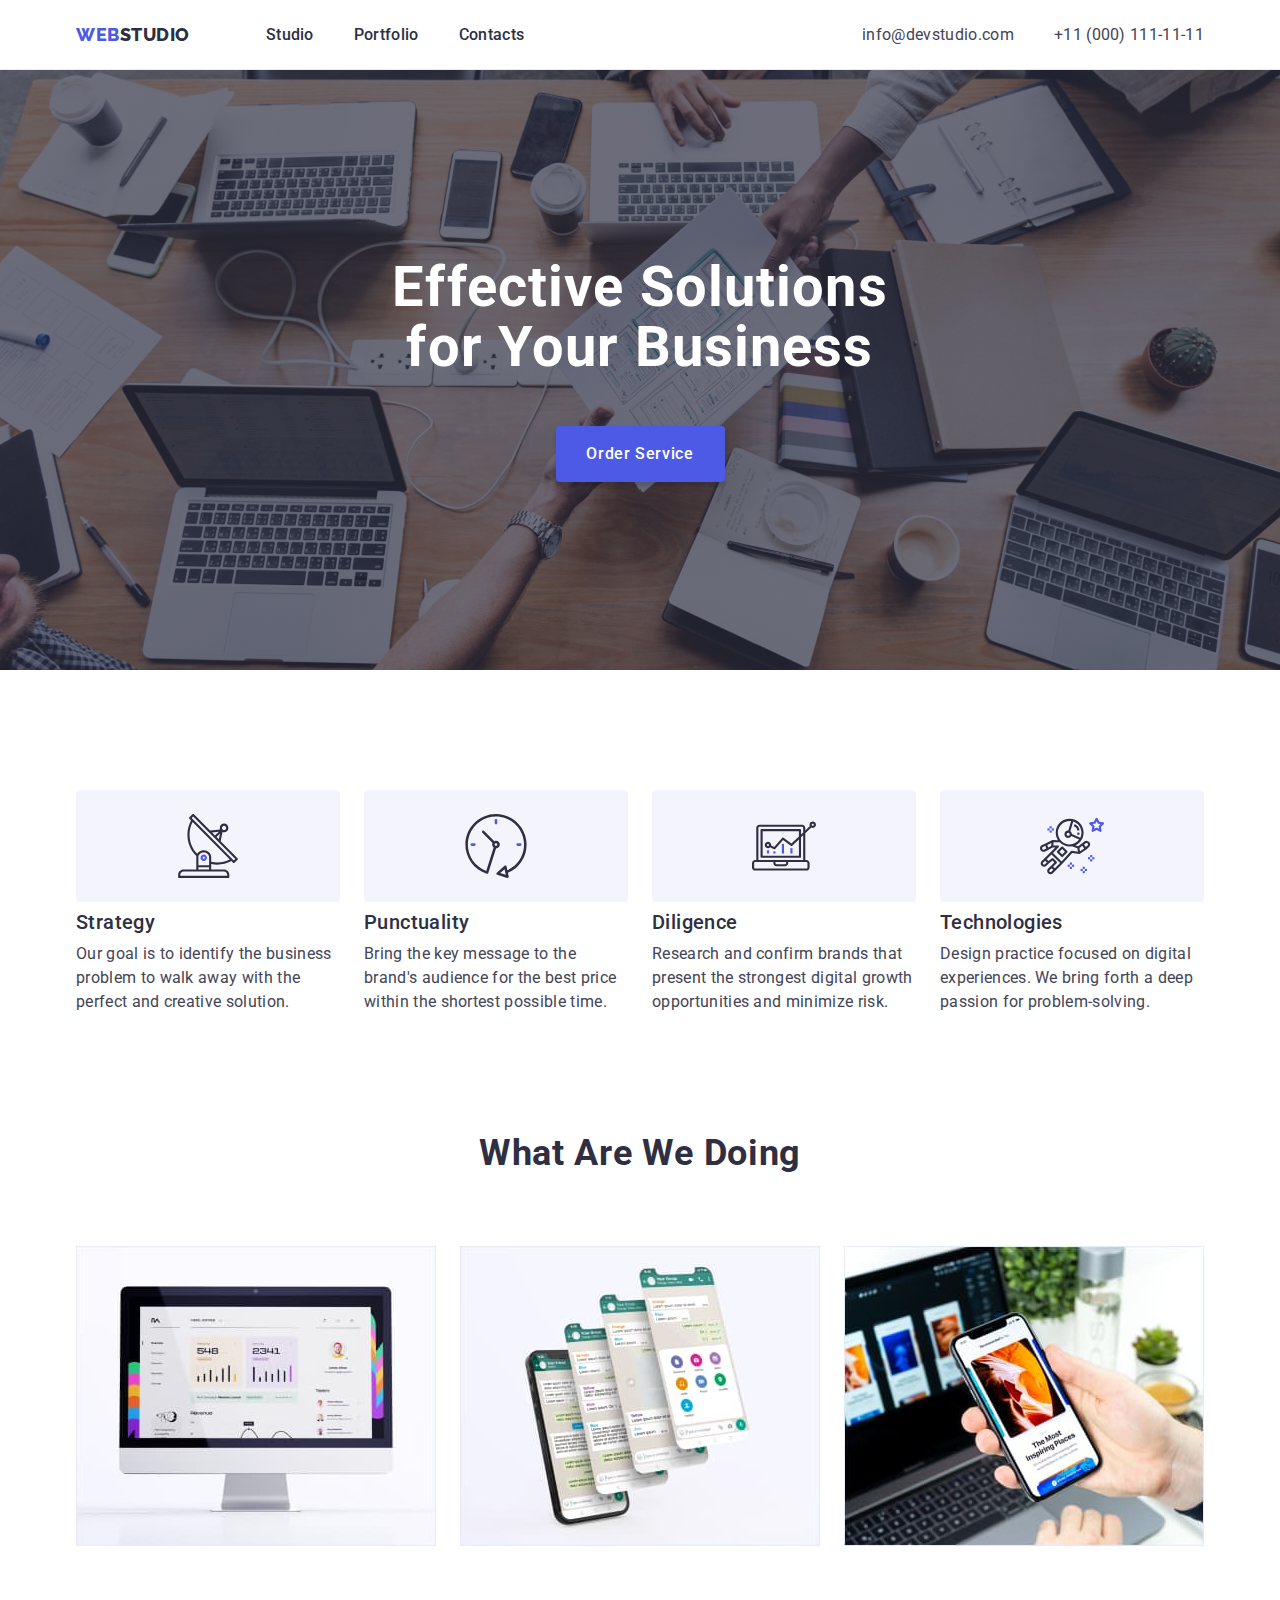
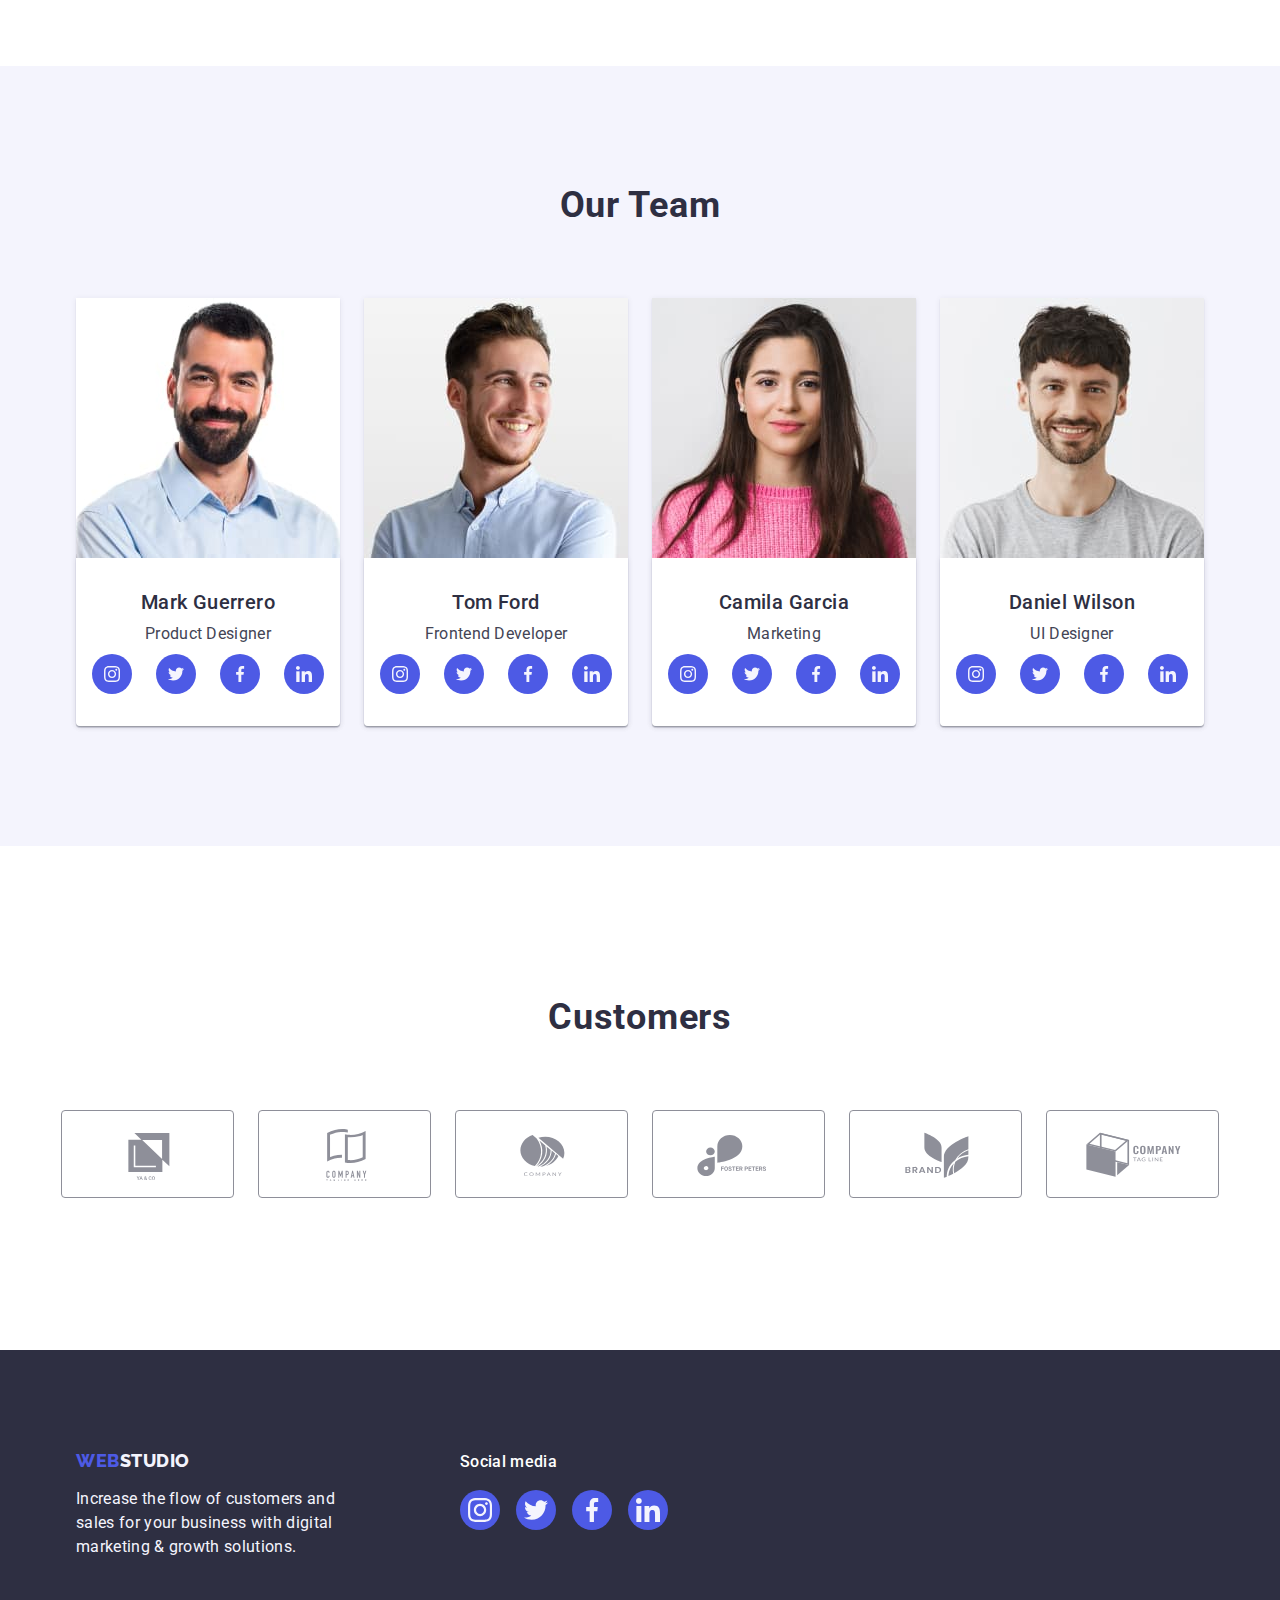
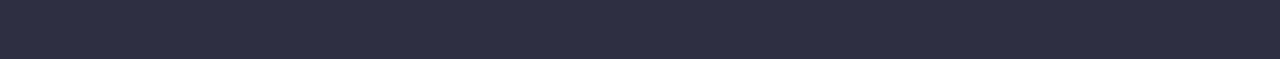
<file: index.html>
<!DOCTYPE html>
<html lang="en">
  <head>
    <meta charset="UTF-8" />
    <meta http-equiv="X-UA-Compatible" content="IE=edge" />
    <meta name="viewport" content="width=device-width, initial-scale=1.0" />
    <title>Document</title>
    <link rel="preconnect" href="https://fonts.googleapis.com" />
    <link rel="preconnect" href="https://fonts.gstatic.com" crossorigin />
    <link
      href="https://fonts.googleapis.com/css2?family=Raleway:wght@800&family=Roboto:wght@400;500;700;900&display=swap"
      rel="stylesheet"
    />
    <link
      rel="stylesheet"
      href="https://cdn.jsdelivr.net/npm/modern-normalize@1.1.0/modern-normalize.min.css"
    />
    <link rel="stylesheet" href="./css/styles.css" />
  </head>
  <body>
    <!-- HEADER -->
    <header class="page-header">
      <div class="container page-header-container">
        <nav class="page-nav">
          <a class="link logo" href="./index.html" title="logotype">
            Web<span class="logo-text">Studio</span></a
          >
          <ul class="menu list">
            <li class="menu-item">
              <a class="menu-link link" href="./index.html">Studio</a>
            </li>
            <li class="menu-item">
              <a class="menu-link link" href="./portfolio.html">Portfolio</a>
            </li>
            <li class="menu-item">
              <a class="menu-link link" href="">Contacts</a>
            </li>
          </ul>
        </nav>
        <address class="contacts">
          <ul class="list contact-list">
            <li class="contact-list-item">
              <a class="contact-item link" href="mailto:info@devstudio.com"
                >info@devstudio.com
              </a>
            </li>
            <li class="contact-list-item">
              <a class="contact-item link" href="tel:+110001111111"
                >+11 (000) 111-11-11
              </a>
            </li>
          </ul>
        </address>
      </div>
    </header>
    <main>
      <!-- HERO -->
      <section class="section hero-section">
        <div class="container hero-container">
          <h1 class="main-title">Effective Solutions for Your Business</h1>
          <button class="modal-btn" type="button">Order Service</button>
        </div>
      </section>

      <!-- SECONDARY SECTION -->
      <section class="section secondary-section">
        <div class="container">
          <h2 class="secondary-section-title" hidden>Feature</h2>
          <ul class="list secondary-section-list">
            <li class="list secondary-section-list-item">
              <div class="secondary-section-list-item-svg">
                <svg class="secondary-section-list-icon" width="64" height="64">
                  <use href="./images/icons.svg#icon-antenna"></use>
                </svg>
              </div>
              <h3 class="subtitle secondary-section-subtitle">Strategy</h3>
              <p class="subtitle-descr">
                Our goal is to identify the business problem to walk away with
                the perfect and creative solution.
              </p>
            </li>
            <li class="list secondary-section-list-item">
              <div class="secondary-section-list-item-svg">
                <svg class="secondary-section-list-icon" width="64" height="64">
                  <use href="./images/icons.svg#icon-clock"></use>
                </svg>
              </div>
              <h3 class="subtitle secondary-section-subtitle">Punctuality</h3>
              <p class="subtitle-descr">
                Bring the key message to the brand's audience for the best price
                within the shortest possible time.
              </p>
            </li>
            <li class="list secondary-section-list-item">
              <div class="secondary-section-list-item-svg">
                <svg class="secondary-section-list-icon" width="64" height="64">
                  <use href="./images/icons.svg#icon-diagram"></use>
                </svg>
              </div>
              <h3 class="subtitle secondary-section-subtitle">Diligence</h3>
              <p class="subtitle-descr">
                Research and confirm brands that present the strongest digital
                growth opportunities and minimize risk.
              </p>
            </li>
            <li class="list secondary-section-list-item">
              <div class="secondary-section-list-item-svg">
                <svg class="secondary-section-list-icon" width="64" height="64">
                  <use href="./images/icons.svg#icon-astronaut"></use>
                </svg>
              </div>
              <h3 class="subtitle secondary-section-subtitle">Technologies</h3>
              <p class="subtitle-descr">
                Design practice focused on digital experiences. We bring forth a
                deep passion for problem-solving.
              </p>
            </li>
          </ul>
        </div>
      </section>
      <!-- TERTIARY SECTION -->
      <section class="section tertiary-section">
        <div class="container">
          <h2 class="section-title tertiary-section-title">
            What are we doing
          </h2>
          <ul class="list tertiary-section-list">
            <li class="tertiary-section-list-item">
              <img
                src="./images/img-1.jpg"
                alt="computer"
                width="360"
                height="300"
              />
            </li>
            <li class="tertiary-section-list-item">
              <img
                src="./images/img-2.jpg"
                alt="smartphone"
                width="360"
                height="300"
              />
            </li>
            <li class="tertiary-section-list-item">
              <img
                src="./images/img-3.jpg"
                alt="laptop and smartphone"
                width="360"
                height="300"
              />
            </li>
          </ul>
        </div>
      </section>

      <!-- OUR TEAM SECTION  -->

      <section class="section our-team-section">
        <div class="container">
          <h2 class="section-title our-team-section-title">Our Team</h2>
          <ul class="list our-team-list">
            <li class="our-team-list-item">
              <img
                src="./images/employees/mark-guerrero.jpg"
                alt="Mark Guerrero"
                width="264"
                height="260"
              />
              <div class="name-and-position">
                <h3 class="employee-name">Mark Guerrero</h3>
                <p class="employee-position">Product Designer</p>
                <ul class="list social-list">
                  <li class="social-list-item">
                    <a href="" class="social-list-link">
                      <svg class="social-list-icon" width="16" height="16">
                        <use href="./images/icons.svg#icon-instagram"></use>
                      </svg>
                    </a>
                  </li>
                  <li class="social-list-item">
                    <a href="" class="social-list-link">
                      <svg class="social-list-icon" width="16" height="16">
                        <use href="./images/icons.svg#icon-twitter"></use>
                      </svg>
                    </a>
                  </li>
                  <li class="social-list-item">
                    <a href="" class="social-list-link">
                      <svg class="social-list-icon" width="16" height="16">
                        <use href="./images/icons.svg#icon-facebook"></use>
                      </svg>
                    </a>
                  </li>
                  <li class="social-list-item">
                    <a href="" class="social-list-link">
                      <svg class="social-list-icon" width="16" height="16">
                        <use href="./images/icons.svg#icon-linkedin"></use>
                      </svg>
                    </a>
                  </li>
                </ul>
              </div>
            </li>
            <li class="our-team-list-item">
              <img
                src="./images/employees/tom-ford.jpg"
                alt="Tom Ford"
                width="264"
                height="260"
              />
              <div class="name-and-position">
                <h3 class="employee-name">Tom Ford</h3>
                <p class="employee-position">Frontend Developer</p>

                <ul class="list social-list">
                  <li class="social-list-item">
                    <a href="" class="social-list-link">
                      <svg class="social-list-icon" width="16" height="16">
                        <use href="./images/icons.svg#icon-instagram"></use>
                      </svg>
                    </a>
                  </li>
                  <li class="social-list-item">
                    <a href="" class="social-list-link">
                      <svg class="social-list-icon" width="16" height="16">
                        <use href="./images/icons.svg#icon-twitter"></use>
                      </svg>
                    </a>
                  </li>
                  <li class="social-list-item">
                    <a href="" class="social-list-link">
                      <svg class="social-list-icon" width="16" height="16">
                        <use href="./images/icons.svg#icon-facebook"></use>
                      </svg>
                    </a>
                  </li>
                  <li class="social-list-item">
                    <a href="" class="social-list-link">
                      <svg class="social-list-icon" width="16" height="16">
                        <use href="./images/icons.svg#icon-linkedin"></use>
                      </svg>
                    </a>
                  </li>
                </ul>
              </div>
            </li>
            <li class="our-team-list-item">
              <img
                src="./images/employees/camila-garcia.jpg"
                alt="Camila Garcia"
                width="264"
                height="260"
              />
              <div class="name-and-position">
                <h3 class="employee-name">Camila Garcia</h3>
                <p class="employee-position">Marketing</p>

                <ul class="list social-list">
                  <li class="social-list-item">
                    <a href="" class="social-list-link">
                      <svg class="social-list-icon" width="16" height="16">
                        <use href="./images/icons.svg#icon-instagram"></use>
                      </svg>
                    </a>
                  </li>
                  <li class="social-list-item">
                    <a href="" class="social-list-link">
                      <svg class="social-list-icon" width="16" height="16">
                        <use href="./images/icons.svg#icon-twitter"></use>
                      </svg>
                    </a>
                  </li>
                  <li class="social-list-item">
                    <a href="" class="social-list-link">
                      <svg class="social-list-icon" width="16" height="16">
                        <use href="./images/icons.svg#icon-facebook"></use>
                      </svg>
                    </a>
                  </li>
                  <li class="social-list-item">
                    <a href="" class="social-list-link">
                      <svg class="social-list-icon" width="16" height="16">
                        <use href="./images/icons.svg#icon-linkedin"></use>
                      </svg>
                    </a>
                  </li>
                </ul>
              </div>
            </li>
            <li class="our-team-list-item">
              <img
                src="./images/employees/daniel-wilson.jpg"
                alt="Daniel Wilson"
                width="264"
                height="260"
              />
              <div class="name-and-position">
                <h3 class="employee-name">Daniel Wilson</h3>
                <p class="employee-position">UI Designer</p>
                <ul class="list social-list">
                  <li class="social-list-item">
                    <a href="" class="social-list-link">
                      <svg class="social-list-icon" width="16" height="16">
                        <use href="./images/icons.svg#icon-instagram"></use>
                      </svg>
                    </a>
                  </li>
                  <li class="social-list-item">
                    <a href="" class="social-list-link">
                      <svg class="social-list-icon" width="16" height="16">
                        <use href="./images/icons.svg#icon-twitter"></use>
                      </svg>
                    </a>
                  </li>
                  <li class="social-list-item">
                    <a href="" class="social-list-link">
                      <svg class="social-list-icon" width="16" height="16">
                        <use href="./images/icons.svg#icon-facebook"></use>
                      </svg>
                    </a>
                  </li>
                  <li class="social-list-item">
                    <a href="" class="social-list-link">
                      <svg class="social-list-icon" width="16" height="16">
                        <use href="./images/icons.svg#icon-linkedin"></use>
                      </svg>
                    </a>
                  </li>
                </ul>
              </div>
            </li>
          </ul>
        </div>
      </section>

      <!-- CUSTOMERS SECTION  -->

      <section class="section customers-section">
        <div class="container customers-section-container">
          <h2 class="section-title customers-section-title">Customers</h2>
          <ul class="list customers-list">
            <li class="customers-list-item">
              <a href="" class="customers-list-link">
                <svg class="customers-list-icon" width="104" height="56">
                  <use href="./images/icons.svg#icon-logo"></use>
                </svg>
              </a>
            </li>
            <li class="customers-list-item">
              <a href="" class="customers-list-link">
                <svg class="customers-list-icon" width="104" height="56">
                  <use href="./images/icons.svg#icon-logo-1"></use>
                </svg>
              </a>
            </li>
            <li class="customers-list-item">
              <a href="" class="customers-list-link">
                <svg class="customers-list-icon" width="104" height="56">
                  <use href="./images/icons.svg#icon-logo-2"></use>
                </svg>
              </a>
            </li>
            <li class="customers-list-item">
              <a href="" class="customers-list-link">
                <svg class="customers-list-icon" width="104" height="56">
                  <use href="./images/icons.svg#icon-logo-3"></use>
                </svg>
              </a>
            </li>
            <li class="customers-list-item">
              <a href="" class="customers-list-link">
                <svg class="customers-list-icon" width="104" height="56">
                  <use href="./images/icons.svg#icon-logo-4"></use>
                </svg>
              </a>
            </li>
            <li class="customers-list-item">
              <a href="" class="customers-list-link">
                <svg class="customers-list-icon" width="104" height="56">
                  <use href="./images/icons.svg#icon-logo-5"></use>
                </svg>
              </a>
            </li>
          </ul>
        </div>
      </section>
    </main>

    <!-- FOOTER -->

    <footer class="footer-section">
      <div class="container footer-container">
        <div class="logo-and-paragraph">
          <a
            class="link logo footer-logotype"
            href="./index.html"
            title="logotype"
          >
            Web<span class="logo-text footer-logo">Studio</span></a
          >
          <p class="footer-inf">
            Increase the flow of customers and sales for your business with
            digital marketing & growth solutions.
          </p>
        </div>
        <div class="social-container">
          <p class="social-media-p">Social media</p>
          <ul class="list social-list footer-social-list">
            <li class="social-list-item">
              <a href="" class="social-list-link footer-social-list-link">
                <svg class="social-list-icon" width="24" height="24">
                  <use href="./images/icons.svg#icon-instagram"></use>
                </svg>
              </a>
            </li>
            <li class="social-list-item">
              <a href="" class="social-list-link footer-social-list-link">
                <svg class="social-list-icon" width="24" height="24">
                  <use href="./images/icons.svg#icon-twitter"></use>
                </svg>
              </a>
            </li>
            <li class="social-list-item">
              <a href="" class="social-list-link footer-social-list-link">
                <svg class="social-list-icon" width="24" height="24">
                  <use href="./images/icons.svg#icon-facebook"></use>
                </svg>
              </a>
            </li>
            <li class="social-list-item">
              <a href="" class="social-list-link footer-social-list-link">
                <svg class="social-list-icon" width="24" height="24">
                  <use href="./images/icons.svg#icon-linkedin"></use>
                </svg>
              </a>
            </li>
          </ul>
        </div>
      </div>
    </footer>
  </body>
</html>
</file>
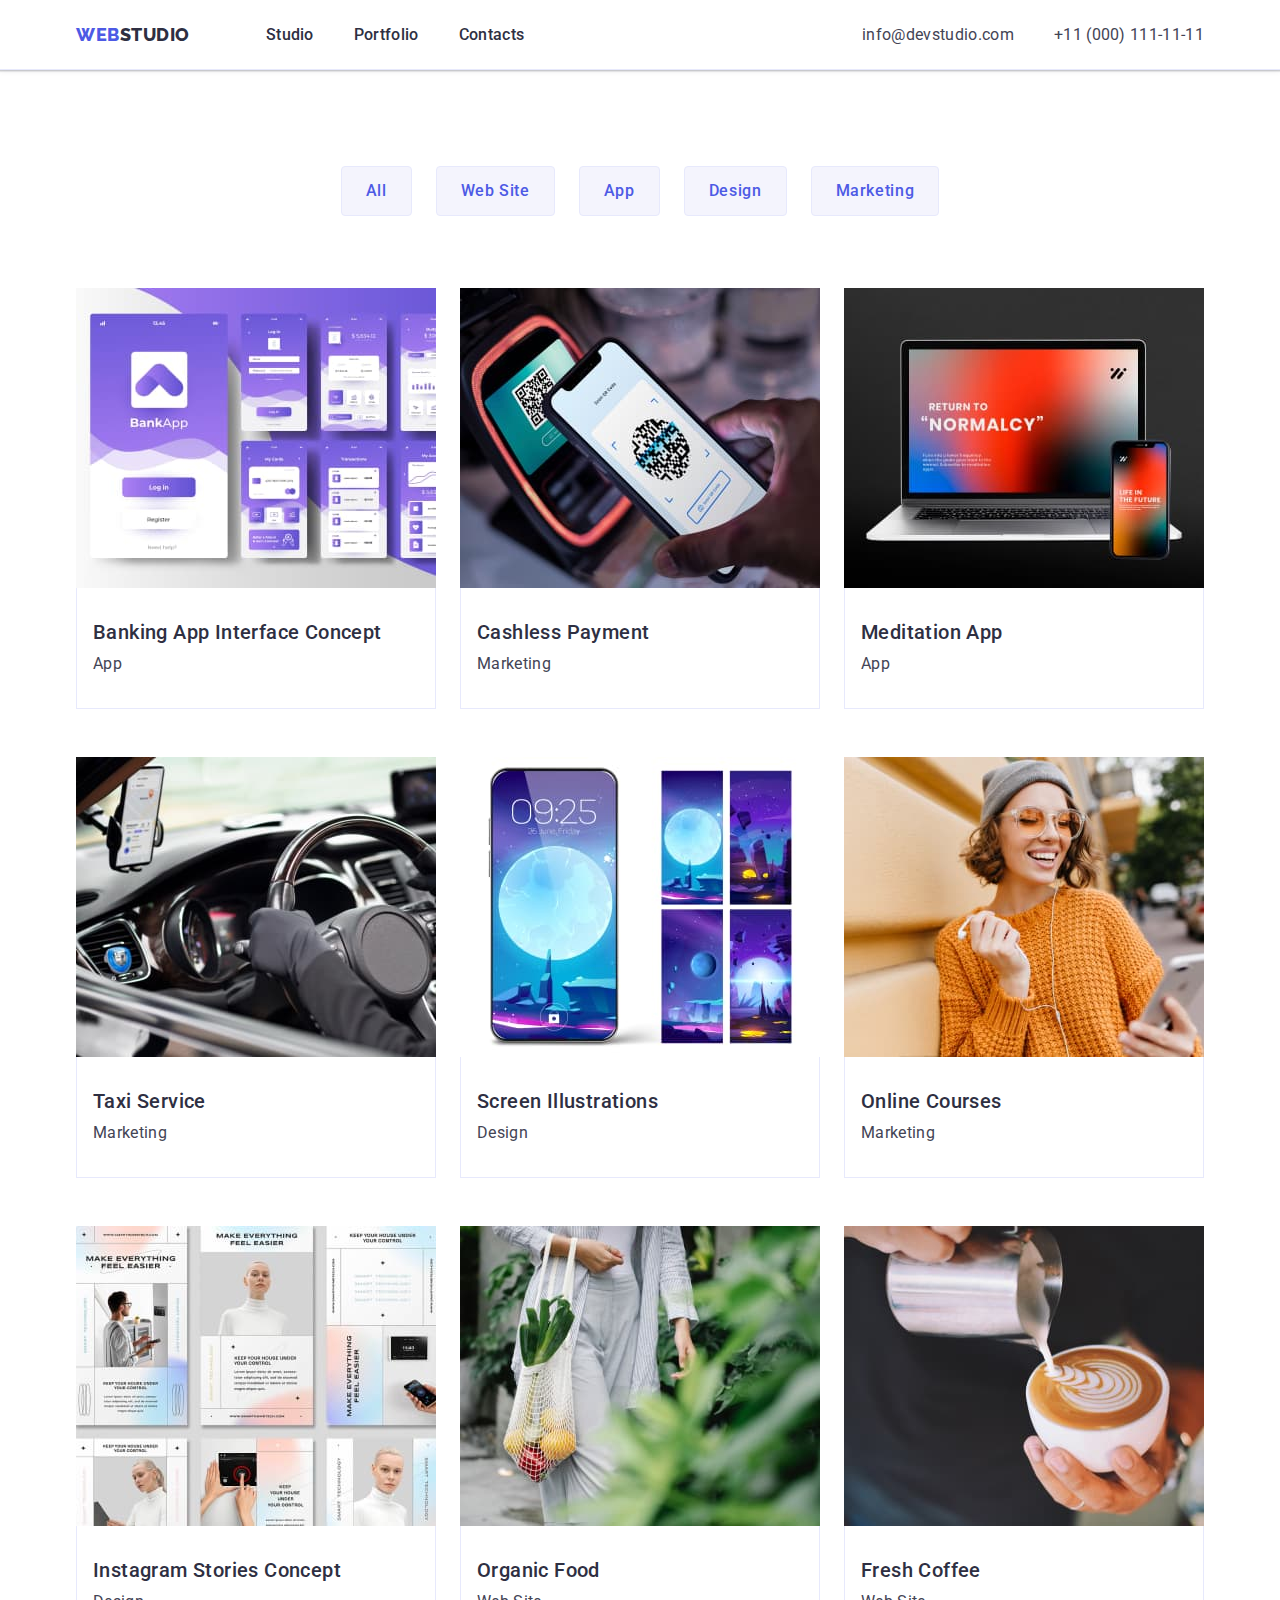
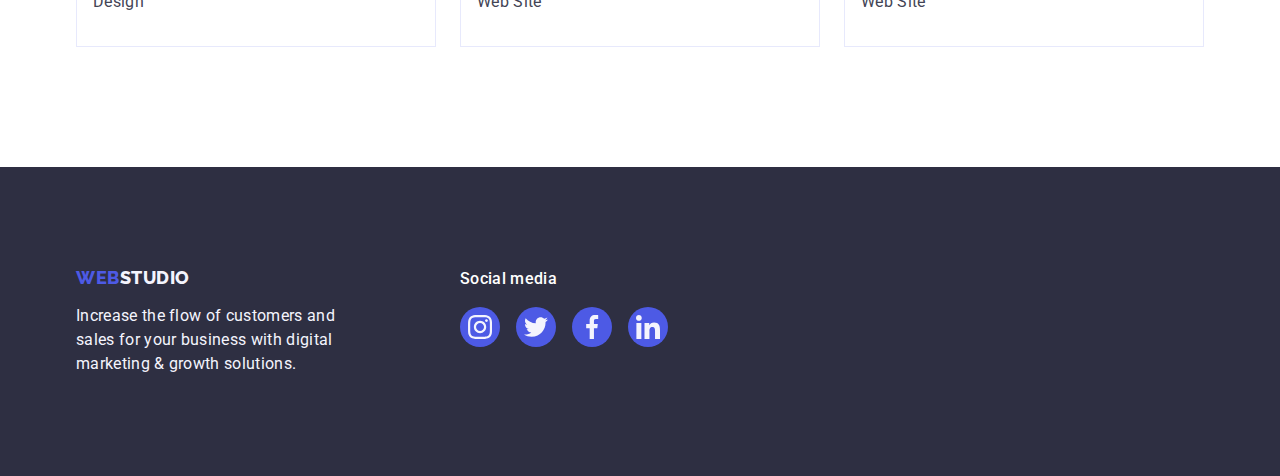
<file: portfolio.html>
<!DOCTYPE html>
<html lang="en">
  <head>
    <meta charset="UTF-8" />
    <meta http-equiv="X-UA-Compatible" content="IE=edge" />
    <meta name="viewport" content="width=device-width, initial-scale=1.0" />
    <title>Document</title>
    <link rel="preconnect" href="https://fonts.googleapis.com" />
    <link rel="preconnect" href="https://fonts.gstatic.com" crossorigin />
    <link
      href="https://fonts.googleapis.com/css2?family=Raleway:wght@800&family=Roboto:wght@400;500;700;900&display=swap"
      rel="stylesheet"
    />
    <link
      rel="stylesheet"
      href="https://cdn.jsdelivr.net/npm/modern-normalize@1.1.0/modern-normalize.min.css"
    />
    <link rel="stylesheet" href="./css/styles.css" />
  </head>
  <body>
    <!-- HEADER -->
    <header class="page-header">
      <div class="container page-header-container">
        <nav class="page-nav">
          <a class="link logo" href="./index.html" title="logotype">
            Web<span class="logo-text">Studio</span></a
          >
          <ul class="menu list">
            <li class="menu-item">
              <a class="menu-link link" href="./index.html">Studio</a>
            </li>
            <li class="menu-item">
              <a class="menu-link link" href="./portfolio.html">Portfolio</a>
            </li>
            <li class="menu-item">
              <a class="menu-link link" href="">Contacts</a>
            </li>
          </ul>
        </nav>
        <address class="contacts">
          <ul class="list contact-list">
            <li class="contact-list-item">
              <a class="contact-item link" href="mailto:info@devstudio.com"
                >info@devstudio.com
              </a>
            </li>
            <li class="contact-list-item">
              <a class="contact-item link" href="tel:+110001111111"
                >+11 (000) 111-11-11
              </a>
            </li>
          </ul>
        </address>
      </div>
    </header>
    <main>
      <!-- PORTFOLIO -->
      <section class="section portfolio-section">
        <div class="container portfolio-container">
          <h1 hidden>Feature</h1>
          <ul class="list buttons-list">
            <li class="buttons-list-item">
              <button class="portfolio-btn" type="button">All</button>
            </li>
            <li class="buttons-list-item">
              <button class="portfolio-btn" type="button">Web Site</button>
            </li>
            <li class="buttons-list-item">
              <button class="portfolio-btn" type="button">App</button>
            </li>
            <li class="buttons-list-item">
              <button class="portfolio-btn" type="button">Design</button>
            </li>
            <li class="buttons-list-item">
              <button class="portfolio-btn" type="button">Marketing</button>
            </li>
          </ul>

          <ul class="list portfolio-cards">
            <li class="portfolio-cards-item">
              <a class="link item-img" href="">
                <img
                  src="./images/portfolio/app.jpg"
                  alt="Application"
                  width="360"
                  height="300"
                />
                <div class="portfolio-card-text">
                  <h2 class="subtitle portfolio-card-name">
                    Banking App Interface Concept
                  </h2>
                  <p class="portfolio-par">App</p>
                </div>
              </a>
            </li>
            <li class="portfolio-cards-item">
              <a class="link item-img" href="">
                <img
                  src="./images/portfolio/cashless.jpg"
                  alt="Cashless Payment"
                  width="360"
                  height="300"
                />
                <div class="portfolio-card-text">
                  <h2 class="subtitle portfolio-card-name">Cashless Payment</h2>
                  <p class="portfolio-par">Marketing</p>
                </div>
              </a>
            </li>
            <li class="portfolio-cards-item">
              <a class="link item-img" href="">
                <img
                  src="./images/portfolio/meditation.jpg"
                  alt="Meditation App"
                  width="360"
                  height="300"
                />
                <div class="portfolio-card-text">
                  <h2 class="subtitle portfolio-card-name">Meditation App</h2>
                  <p class="portfolio-par">App</p>
                </div>
              </a>
            </li>
            <li class="portfolio-cards-item">
              <a class="link item-img" href="">
                <img
                  src="./images/portfolio/taxi.jpg"
                  alt="Taxi Service"
                  width="360"
                  height="300"
                />
                <div class="portfolio-card-text">
                  <h2 class="subtitle portfolio-card-name">Taxi Service</h2>
                  <p class="portfolio-par">Marketing</p>
                </div>
              </a>
            </li>
            <li class="portfolio-cards-item">
              <a class="link item-img" href="">
                <img
                  src="./images/portfolio/screen.jpg"
                  alt="Screen Illustrations"
                  width="360"
                  height="300"
                />
                <div class="portfolio-card-text">
                  <h2 class="subtitle portfolio-card-name">
                    Screen Illustrations
                  </h2>
                  <p class="portfolio-par">Design</p>
                </div>
              </a>
            </li>
            <li class="portfolio-cards-item">
              <a class="link item-img" href="">
                <img
                  src="./images/portfolio/online-courses.jpg"
                  alt="Girl studying online"
                  width="360"
                  height="300"
                />
                <div class="portfolio-card-text">
                  <h2 class="subtitle portfolio-card-name">Online Courses</h2>
                  <p class="portfolio-par">Marketing</p>
                </div>
              </a>
            </li>
            <li class="portfolio-cards-item">
              <a class="link item-img" href="">
                <img
                  src="./images/portfolio/insta.jpg"
                  alt="Instagram Stories Concept"
                  width="360"
                  height="300"
                />
                <div class="portfolio-card-text">
                  <h2 class="subtitle portfolio-card-name">
                    Instagram Stories Concept
                  </h2>
                  <p class="portfolio-par">Design</p>
                </div>
              </a>
            </li>
            <li class="portfolio-cards-item">
              <a class="link item-img" href="">
                <img
                  src="./images/portfolio/food.jpg"
                  alt="Organic Food"
                  width="360"
                  height="300"
                />
                <div class="portfolio-card-text">
                  <h2 class="subtitle portfolio-card-name">Organic Food</h2>
                  <p class="portfolio-par">Web Site</p>
                </div>
              </a>
            </li>
            <li class="portfolio-cards-item">
              <a class="link item-img" href="">
                <img
                  src="./images/portfolio/coffee.jpg"
                  alt="Fresh Coffee"
                  width="360"
                  height="300"
                />
                <div class="portfolio-card-text">
                  <h2 class="subtitle portfolio-card-name">Fresh Coffee</h2>
                  <p class="portfolio-par">Web Site</p>
                </div>
              </a>
            </li>
          </ul>
        </div>
      </section>
    </main>

    <!-- FOOTER -->

    <footer class="footer-section">
      <div class="container footer-container">
        <div class="logo-and-paragraph">
          <a
            class="link logo footer-logotype"
            href="./index.html"
            title="logotype"
          >
            Web<span class="logo-text footer-logo">Studio</span></a
          >
          <p class="footer-inf">
            Increase the flow of customers and sales for your business with
            digital marketing & growth solutions.
          </p>
        </div>
        <div class="social-container">
          <p class="social-media-p">Social media</p>
          <ul class="list social-list footer-social-list">
            <li class="social-list-item">
              <a href="" class="social-list-link footer-social-list-link">
                <svg class="social-list-icon" width="24" height="24">
                  <use href="./images/icons.svg#icon-instagram"></use>
                </svg>
              </a>
            </li>
            <li class="social-list-item">
              <a href="" class="social-list-link footer-social-list-link">
                <svg class="social-list-icon" width="24" height="24">
                  <use href="./images/icons.svg#icon-twitter"></use>
                </svg>
              </a>
            </li>
            <li class="social-list-item">
              <a href="" class="social-list-link footer-social-list-link">
                <svg class="social-list-icon" width="24" height="24">
                  <use href="./images/icons.svg#icon-facebook"></use>
                </svg>
              </a>
            </li>
            <li class="social-list-item">
              <a href="" class="social-list-link footer-social-list-link">
                <svg class="social-list-icon" width="24" height="24">
                  <use href="./images/icons.svg#icon-linkedin"></use>
                </svg>
              </a>
            </li>
          </ul>
        </div>
      </div>
    </footer>
  </body>
</html>
</file>
<file: css/styles.css>
:root {
  --font-primary: 'Roboto', sans-serif;
  --font-logo: 'Raleway', sans-serif;

  --color-navy-blue: #2e2f42;
  --color-white: #ffffff;
  --color-slate: #434455;
  --color-iris: #4d5ae5;
  --color-cloud: #f4f4fd;
  --color-cornflower: #e7e9fc;
  --color-ocean: #404bbf;
  --color-green: #31d0aa;
  --color-light-slate: #8e8f99;
}

h1,
h2,
h3,
h6,
p {
  margin-top: 0;
  margin-bottom: 0;
}

ul {
  margin-top: 0;
  margin-bottom: 0;
  padding-left: 0;
}

img {
  display: block;
}

button {
  cursor: pointer;
}

.list {
  list-style: none;
}

.link {
  text-decoration: none;
}
body {
  font-family: var(--font-primary);
  font-size: 16px;
  font-style: normal;
  letter-spacing: 0.02em;

  font-weight: 400;
  line-height: 1.5;
  background-color: var(--color-white);
  color: var(--color-slate);
}

.container {
  width: 1158px;
  margin-left: auto;
  margin-right: auto;
  padding-left: 15px;
  padding-right: 15px;
}

.section {
  text-align: center;
  margin-left: auto;
  margin-right: auto;
}
/* ================= COMPONENTS =================*/
.logo {
  font-family: var(--font-logo);
  font-weight: 800;
  font-size: 18px;
  line-height: 1.17;
  align-items: center;
  letter-spacing: 0.03em;
  text-transform: uppercase;
  color: var(--color-iris);
  margin-right: 76px;
  padding-top: 24px;
  padding-bottom: 24px;
}
.logo-text {
  color: var(--color-navy-blue);
}

.modal-btn {
  font-family: inherit;
  font-weight: 500;
  font-size: inherit;
  line-height: inherit;
  align-items: center;
  letter-spacing: 0.04em;
  color: var(--color-white);
  background: var(--color-iris);
  box-shadow: 0px 4px 4px rgba(0, 0, 0, 0.15);
  border: none;
  border-radius: 4px;
  display: block;
  min-width: 169px;
  padding-top: 16px;
  padding-bottom: 16px;
  margin-left: auto;
  margin-right: auto;
  height: 56px;
}
.modal-btn:hover,
.modal-btn:focus {
  background: var(--color-ocean);
}

.portfolio-btn {
  font-family: 'Roboto', sans-serif;
  font-weight: 500;
  font-size: inherit;
  line-height: inherit;
  align-items: center;
  text-align: center;
  letter-spacing: 0.04em;
  color: var(--color-iris);
  background: var(--color-cloud);
  border: 1px solid var(--color-cornflower);
  border-radius: 4px;
  padding: 12px 24px;
}

.portfolio-btn:hover,
.portfolio-btn:focus {
  color: var(--color-white);
  background-color: var(--color-ocean);
  border: 1px solid transparent;
  box-shadow: 0px 3px 1px rgba(0, 0, 0, 0.1), 0px 2px 1px rgba(0, 0, 0, 0.08),
    0px 2px 2px rgba(0, 0, 0, 0.12);
}

/* ================= /COMPONENTS =================*/

/* ================= HEADER =================*/
.page-header {
  border-bottom: 1px solid var(--color-cornflower);
  box-shadow: 0px 2px 1px rgba(46, 47, 66, 0.08),
    0px 1px 1px rgba(46, 47, 66, 0.16), 0px 1px 6px rgba(46, 47, 66, 0.08);
}

.page-header-container {
  display: flex;
  align-items: center;
  justify-content: space-between;
  border-radius: 1px;
}

.page-nav {
  display: flex;
  align-items: center;
}

.menu {
  display: flex;
  align-items: center;
}

.menu-item:not(:last-child) {
  margin-right: 40px;
}

.menu-link {
  letter-spacing: 0.02em;
  font-weight: 500;
  line-height: inherit;
  color: var(--color-navy-blue);
  padding-top: 24px;
  padding-bottom: 24px;
}

.menu-link:hover,
.menu-link:focus {
  color: var(--color-ocean);
}

.contacts {
  font-style: inherit;
}

.contact-list {
  display: flex;
  align-items: center;
}

.contact-list-item:not(:last-child) {
  margin-right: 40px;
}

.contact-item {
  line-height: inherit;
  color: inherit;
}

.contact-item:hover,
.contact-item:focus {
  color: var(--color-ocean);
}

/* ================= /HEADER =================*/

/* ================= HERO =================*/

.hero-section {
  background-color: var(--color-navy-blue);

  max-width: 1440px;
  padding-top: 188px;
  padding-bottom: 188px;
  background-image: linear-gradient(
      rgba(46, 47, 66, 0.7),
      rgba(46, 47, 66, 0.7)
    ),
    url(../images/bg.jpg);
  background-size: cover;
  background-repeat: no-repeat;
  background-position: center;
}

.main-title {
  font-weight: 700;
  font-size: 56px;
  line-height: 1.07;
  text-align: center;
  letter-spacing: 0.02em;
  color: var(--color-white);
  max-width: 496px;
  min-height: 120px;

  margin-left: auto;
  margin-right: auto;
  margin-bottom: 48px;
}
/* ================= /HERO =================*/

/* ================= SECONDARY SECTION =================*/

.secondary-section {
  padding-top: 120px;
  padding-bottom: 120px;
  text-align: left;
}

.secondary-section-list {
  display: flex;
  align-items: center;
  gap: 24px;
}

.secondary-section-list-item {
  flex-direction: column;
  width: calc((100% - 72px) / 4);
}

.secondary-section-list-item-svg {
  background-color: var(--color-cloud);
  display: flex;
  align-items: center;
  justify-content: center;
  height: 112px;
  width: 264px;
  border-radius: 4px;
  margin-bottom: 8px;
}

.subtitle {
  font-weight: 500;
  font-size: 20px;
  letter-spacing: 0.02em;
  line-height: 1.2;
  color: var(--color-navy-blue);
}

.secondary-section-subtitle {
  margin-bottom: 8px;
}

.subtitle-descr {
  color: var(--color-slate);
}
/* ================= /SECONDARY SECTION =================*/

/* ================= TERTIARY SECTION =================*/

.tertiary-section {
  padding-bottom: 120px;
}

.section-title {
  letter-spacing: 0.02em;
  color: var(--color-navy-blue);
  font-weight: 700;
  font-size: 36px;
  line-height: 1.11;
  text-align: center;
  text-transform: capitalize;
}

.tertiary-section-title {
  margin-bottom: 72px;
}

.tertiary-section-list {
  display: flex;
  align-items: center;
}

.tertiary-section-list-item:not(:last-child) {
  margin-right: 24px;
}

/* ================= /TERTIARY SECTION =================*/

/* ================= OUR TEAM SECTION =================*/

.our-team-section {
  background-color: var(--color-cloud);
  min-height: 732px;
  padding-top: 120px;
  padding-bottom: 120px;
}

.our-team-section-title {
  margin-bottom: 72px;
}

.our-team-list {
  display: flex;
  flex-wrap: wrap;
  align-items: center;
  gap: 24px;
}

.our-team-list-item {
  letter-spacing: 0.02em;
  background-color: var(--color-white);
  border-radius: 0px 0px 4px 4px;
  box-shadow: 0px 1px 6px rgba(46, 47, 66, 0.08),
    0px 1px 1px rgba(46, 47, 66, 0.16), 0px 2px 1px rgba(46, 47, 66, 0.08);
}

.name-and-position {
  padding: 32px 0;
  border-radius: 0px 0px 4px 4px;
  background: var(--color-white);
  box-shadow: 0px 1px 6px rgba(46, 47, 66, 0.08),
    0px 1px 1px rgba(46, 47, 66, 0.16), 0px 2px 1px rgba(46, 47, 66, 0.08);
}

.employee-name {
  font-weight: 500;
  font-size: 20px;
  line-height: 1.2;
  letter-spacing: 0.02em;
  text-align: center;
  color: var(--color-navy-blue);
  margin-bottom: 8px;
}

.employee-position {
  text-align: center;
  color: var(--color-slate);
  margin-bottom: 8px;
}

.social-list {
  display: flex;
  justify-content: center;
  gap: 24px;
}

.social-list-link {
  display: flex;
  align-items: center;
  justify-content: center;
  width: 40px;
  height: 40px;
  background-color: var(--color-iris);
  border-radius: 50%;
}
.social-list-link:hover,
.social-list-link:focus {
  background-color: var(--color-ocean);
}

.social-list-icon {
  fill: var(--color-cloud);
}

/* ================= / OUR TEAM SECTION =================*/

/* ================= CUSTOMERS SECTION =================*/

.customers-section {
  padding-top: 120px;
  padding-bottom: 120px;
}

.customers-section-container {
  padding: 32px 0;
}

.customers-section-title {
  margin-bottom: 72px;
  line-height: 1.1;
}

.customers-list {
  display: flex;
  justify-content: center;
  gap: 24px;
}

.customers-list-item {
  width: calc((100% - 120px) / 6);
  height: 88px;
}

.customers-list-link {
  display: flex;
  align-items: center;
  justify-content: center;
  width: 100%;
  height: 100%;
  border: 1px solid #8e8f99;
  border-radius: 4px;
  color: var(--color-light-slate);
}

.customers-list-link:hover,
.customers-list-link:focus {
  border-color: var(--color-ocean);
  color: var(--color-ocean);
  border-radius: 4px;
}

.customers-list-icon {
  fill: currentColor;
}

.customers-list-link:hover .customers-list-icon:hover,
.customers-list-link:focus .customers-list-icon:focus {
  fill: var(--color-ocean);
}

/* ================= /CUSTOMERS SECTION =================*/

/* ================= PORTFOLIO =================*/

.portfolio-section {
  padding-top: 96px;
  padding-bottom: 120px;
}

.buttons-list {
  display: flex;
  align-items: center;
  justify-content: center;

  margin-bottom: 72px;
}

.buttons-list-item:not(:last-child) {
  margin-right: 24px;
}

.buttons-list-item:hover,
.buttons-list-item:focus {
  box-shadow: 0px 3px 1px rgba(0, 0, 0, 0.1), 0px 2px 1px rgba(0, 0, 0, 0.08),
    0px 2px 2px rgba(0, 0, 0, 0.12);
}

.portfolio-cards {
  display: flex;
  flex-wrap: wrap;
  row-gap: 48px;
  column-gap: 24px;
}

.portfolio-cards-item {
  width: calc((100% - 48px) / 3);
}

.portfolio-cards-item:hover,
.portfolio-cards-item:focus {
  box-shadow: 0px 1px 6px rgba(46, 47, 66, 0.08),
    0px 1px 1px rgba(46, 47, 66, 0.16), 0px 2px 1px rgba(46, 47, 66, 0.08);
}

.item-img {
  display: block;
}

.item-img:hover,
.item-img:focus {
  box-shadow: 0px 1px 6px rgba(46, 47, 66, 0.08),
    0px 1px 1px rgba(46, 47, 66, 0.16), 0px 2px 1px rgba(46, 47, 66, 0.08);
}

.portfolio-card-text {
  padding: 32px 16px;
  background: var(--color-white);
  border: 1px solid var(--color-cornflower);
  border-top: none;
  text-align: left;
}

.portfolio-card-name {
  margin-bottom: 8px;
}

.portfolio-par {
  line-height: 1.5;
  color: var(--color-slate);
}

/* ================= /PORTFOLIO =================*/

/* ================= FOOTER =================*/

.footer-section {
  background-color: var(--color-navy-blue);
  letter-spacing: 0.02em;
  padding-top: 100px;
  padding-bottom: 100px;
}

.footer-container {
  display: flex;
  text-align: left;
  align-items: baseline;
}

.logo-and-paragraph {
  margin-right: 120px;
}

.footer-logotype {
  display: inline-block;
  margin-bottom: 16px;
  padding: 0;
}

.footer-inf {
  color: var(--color-cloud);
  max-width: 264px;
}

.footer-logo {
  color: var(--color-cloud);
}

.social-media-p {
  min-width: 96px;
  font-weight: 500;
  margin-bottom: 16px;
  color: var(--color-white);
}

.footer-social-list {
  gap: 16px;
}

.footer-social-list-link:hover,
.footer-social-list-link:focus {
  background-color: var(--color-green);
}
</file>
